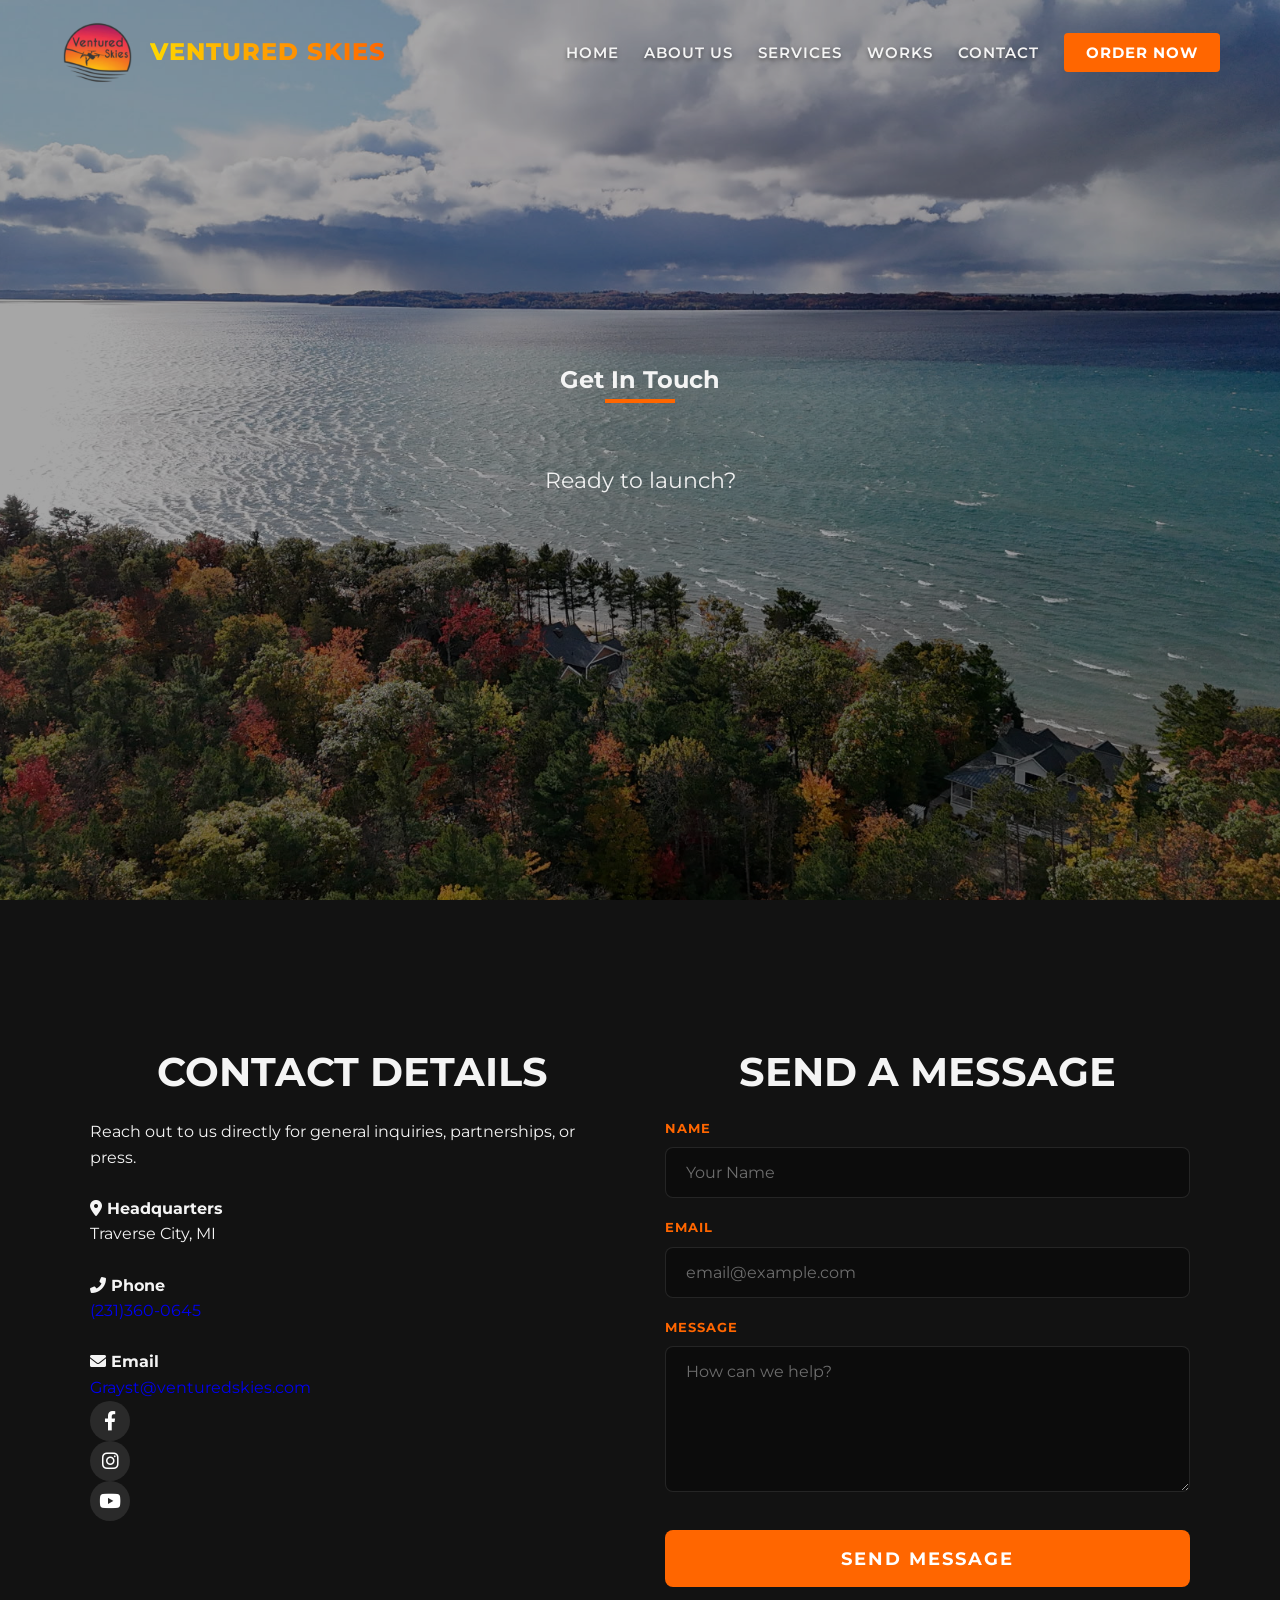
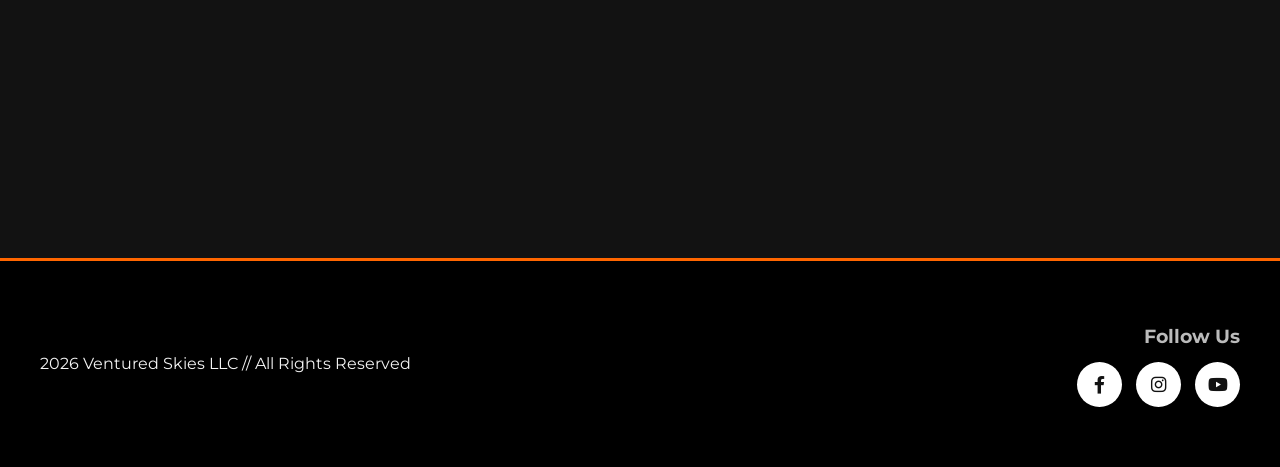
<file: contactUs.html>
<!DOCTYPE html>
<html lang="en">
<head>
  <meta charset="utf-8">
  <meta name="viewport" content="width=device-width, initial-scale=1">
  <title>Contact Us - Ventured Skies LLC</title>
  
  <link rel="preconnect" href="https://fonts.googleapis.com">
  <link rel="preconnect" href="https://fonts.gstatic.com" crossorigin>
  <link href="https://fonts.googleapis.com/css2?family=Montserrat:wght@300;400;600;700;800&display=swap" rel="stylesheet">
  <link rel="stylesheet" href="https://cdnjs.cloudflare.com/ajax/libs/font-awesome/6.0.0-beta3/css/all.min.css">
  
  <link rel="stylesheet" href="css/screen.css" media="screen">
</head>

<body>

  <header class="site-header">
    <div class="brand-bar">
      <div class="logo-wrap">
        <img src="media/Ventured Skies Logo.png" alt="Ventured Skies Logo" class="logo">
        <div class="site-title">VENTURED SKIES</div>
      </div>
      <div class="mobile-toggle">☰</div>
      <nav class="top-nav">
        <ul>
          <li><a href="index.html">Home</a></li>
          <li><a href="aboutUs.html">About Us</a></li>
          <li><a href="ourServices.html">Services</a></li>
          <li><a href="works.html">Works</a></li> <li><a href="contactUs.html">Contact</a></li>
          <li><a href="order.html" class="nav-cta">Order Now</a></li>
        </ul>
      </nav>
    </div>
  </header>

  <section class="hero-page hero-bg-contact">
    <div class="hero-overlay">
      <div class="hero-content">
        <h1>Get In Touch</h1>
        <div class="underline"></div>
        <p class="hero-sub">Ready to launch?</p>
      </div>
    </div>
  </section>

  <main>
    <div class="contact-container">
      
      <div class="contact-info-card">
        <h2>Contact Details</h2>
        <p>Reach out to us directly for general inquiries, partnerships, or press.</p>
        <br>
        <div class="info-item">
          <strong><i class="fas fa-map-marker-alt"></i> Headquarters</strong>
          <p>Traverse City, MI</p>
        </div>
        <br>
        <div class="info-item">
          <strong><i class="fas fa-phone-alt"></i> Phone</strong>
          <p><a href="tel:2313577170" class="contact-link">(231)360-0645</a></p>
        </div>
        <br>
        <div class="info-item">
          <strong><i class="fas fa-envelope"></i> Email</strong>
          <p><a href="mailto:Grayst@venturedskies.com" class="contact-link">Grayst@venturedskies.com</a></p>
        </div>
        
        <div class="social-row">
            <a href="https://www.facebook.com/profile.php?id=61559204951156#" target="_blank" class="social-btn"><i class="fab fa-facebook-f"></i></a>
            <a href="https://www.instagram.com/venturedskies_llc/" target="_blank" class="social-btn"><i class="fab fa-instagram"></i></a>
            <a href="https://www.youtube.com/@VenturedSkiesLLC" target="_blank" class="social-btn"><i class="fab fa-youtube"></i></a>
        </div>

        <div class="map-container">
            <iframe src="https://www.google.com/maps/embed?pb=!1m18!1m12!1m3!1d181512.6394334057!2d-85.7645163274218!3d44.75775439496738!2m3!1f0!2f0!3f0!3m2!1i1024!2i768!4f13.1!3m3!1m2!1s0x881e320da7f7a73f%3A0x6b45451e06e00b84!2sTraverse%20City%2C%20MI!5e0!3m2!1sen!2sus!4v1711111111111!5m2!1sen!2sus" width="100%" height="100%" style="border:0;" allowfullscreen="" loading="lazy"></iframe>
        </div>
      </div>

      <div class="contact-form-card">
        <h2>Send a Message</h2>
        <form id="contact-form" class="styled-form" action="https://api.web3forms.com/submit" method="POST">
          
          <input type="hidden" name="access_key" value="435cc763-84bb-44ec-98fb-fd8cd10ffbfc">
          <input type="hidden" name="subject" value="New Lead: Ventured Skies Contact Form">
          <input type="checkbox" name="botcheck" class="hidden" style="display: none;">
          <input type="hidden" name="redirect" value="https://yourdomain.com/thankYou.html">

          <div class="form-group">
            <label for="user_name">Name</label>
            <input type="text" id="user_name" name="name" placeholder="Your Name" required class="glass-input">
          </div>
          <div class="form-group">
            <label for="user_email">Email</label>
            <input type="email" id="user_email" name="email" placeholder="email@example.com" required class="glass-input">
          </div>
          <div class="form-group">
            <label for="message">Message</label>
            <textarea id="message" name="message" rows="6" placeholder="How can we help?" class="glass-input" required></textarea>
          </div>
          
          <button type="submit" class="submit-btn magnet" id="submit-btn">Send Message</button>
          <div id="result" class="form-result"></div>
        </form>
      </div>

    </div>
  </main>

  <footer>
    <div class="footer-content">
        <div class="footer-left">
            <p>2026 Ventured Skies LLC // All Rights Reserved</p>
        </div>
        <div class="footer-right">
            <h3>Follow Us</h3>
            <div class="social-links">
                <a href="https://www.facebook.com/..." target="_blank" class="social-icon"><i class="fab fa-facebook-f"></i></a>
                <a href="https://www.instagram.com/..." target="_blank" class="social-icon"><i class="fab fa-instagram"></i></a>
                <a href="https://www.youtube.com/..." target="_blank" class="social-icon"><i class="fab fa-youtube"></i></a>
            </div>
        </div>
    </div>
  </footer>

  <script src="https://cdnjs.cloudflare.com/ajax/libs/gsap/3.12.2/gsap.min.js"></script>
  <script src="js/style.js"></script>
</body>
</html>
</file>
<file: css/screen.css>
/* --- VARIABLES --- */
:root {
  --deep-purple: #3D2C5E;
  --purple-gradient: linear-gradient(135deg, #6a4c9c, #3D2C5E);
  --sunset-orange: #FF6600; /* Updated to a cleaner, more vibrant orange */
  --orange-gradient: linear-gradient(135deg, #FF6600, #e05a00);
  --sunset-yellow: #FFD700;
  --yellow-gradient: linear-gradient(135deg, #FFD700, #ffb700);
  --bg-dark: #121212;
  --bg-card: #1E1E1E;
  --text-light: #F4F4F4;
  --text-dim: #BBBBBB;
}

* {
  box-sizing: border-box;
  margin: 0;
  padding: 0;
}

body {
  font-family: 'Montserrat', sans-serif;
  background-color: var(--bg-dark);
  color: var(--text-light);
  line-height: 1.6;
  overflow-x: hidden;
}

a { text-decoration: none; transition: 0.3s ease; }
ul { list-style: none; }

/* --- HEADER --- */
header.site-header {
  position: fixed;
  top: 0; 
  width: 100%;
  background: rgba(18, 18, 18, 0.0); /* Starts transparent */
  z-index: 1000;
  transition: background-color 0.3s ease, padding 0.3s ease;
  padding: 15px 0;
}

/* This class is added via JS when scrolling */
header.site-header.scrolled {
  background: rgba(18, 18, 18, 0.95);
  backdrop-filter: blur(10px);
  padding: 10px 0;
  box-shadow: 0 4px 20px rgba(0,0,0,0.4);
}

.brand-bar {
  max-width: 1200px;
  margin: 0 auto;
  padding: 0 20px;
  display: flex;
  justify-content: space-between;
  align-items: center;
}

/* --- LOGO FIXES --- */
.logo-wrap {
  display: flex;
  align-items: center;
  gap: 15px; 
}

.logo {
  height: auto;
  width: auto;
  max-height: 75px; /*size */
  display: block;
}

.site-title {
  font-weight: 800;
  font-size: 1.5rem;
  letter-spacing: 1px;
  background: linear-gradient(to right, var(--sunset-yellow), var(--sunset-orange));
  -webkit-background-clip: text;
  -webkit-text-fill-color: transparent;
  background-clip: text;
  color: transparent;
}

/* Nav Links */
nav.top-nav ul { display: flex; gap: 25px; align-items: center; }
nav.top-nav a {
  color: var(--text-light);
  font-weight: 600;
  font-size: 0.95rem;
  text-transform: uppercase;
  letter-spacing: 1px;
  text-shadow: 0 2px 4px rgba(0,0,0,0.5); /* Helps read against clouds */
}

nav.top-nav a:hover, nav.top-nav a.active { 
  color: var(--sunset-orange); 
}

.nav-cta {
  background: var(--sunset-orange);
  color: #fff !important;
  padding: 10px 22px;
  border-radius: 4px;
  font-weight: 700 !important;
  text-shadow: none !important;
}
.nav-cta:hover { 
  background: var(--sunset-yellow); 
  color: #000 !important;
  transform: translateY(-2px); 
}

.mobile-toggle { display: none; font-size: 1.8rem; cursor: pointer; color: white; }

/* --- HERO --- */
.hero {
  height: 100vh;
  background-image: url('../media/cliff-pano.jpg');
  background-size: cover;
  background-position: center;
  background-attachment: fixed;
  display: flex;
  align-items: center;
  justify-content: center;
  position: relative;
}

/* Dark Tint Overlay */
.hero-overlay {
  position: absolute;
  top: 0; left: 0; width: 100%; height: 100%;
  background: rgba(0, 0, 0, 0.35); /* 35% dark overlay */
  display: flex;
  align-items: center;
  justify-content: center;
}

/* 1. About Us*/
.hero-bg-2 { 
    background-image: url('../media/boathouse-sunset.jpg');
    height: 100vh;
    background-size: cover;
    background-position: center;
    background-attachment: fixed;
    display: flex;
    align-items: center;
    justify-content: center;
    position: relative; 
}

/* 2. Services  */
.hero-bg-3 { 
    height: 100vh;
    background-image: url('../media/highway-pano.JPG'); 
    background-size: cover;
    background-position: center;
    background-attachment: fixed;
    display: flex;
    align-items: center;
    justify-content: center;
    position: relative;
    background-position: bottom; /* adjusts focus */
}

/* 3. Order */
.hero-bg-order { 
    background-image: url('../media/cliff-angle.jpg');
    height: 100vh;
    background-size: cover;
    background-position: center;
    background-attachment: fixed;
    display: flex;
    align-items: center;
    justify-content: center;
    position: relative; 
}

/* 4. Contact */
.hero-bg-contact { 
    background-image: url('../media/petoskey.jpg');
    height: 100vh;
    background-size: cover;
    background-position: center;
    background-attachment: fixed;
    display: flex;
    align-items: center;
    justify-content: center;
    position: relative; 
}

.hero-content {
  text-align: center;
  max-width: 900px;
  padding: 20px;
  z-index: 2;
}

.hero h1 {
  font-size: clamp(2.5rem, 5vw, 4.8rem);
  font-weight: 800;
  text-transform: uppercase;
  margin-bottom: 15px;
  color: #ffffff;
  letter-spacing: 2px;
  text-shadow: 0 4px 10px rgba(0,0,0,0.3);
}

.hero-sub {
  font-size: 1.4rem;
  margin-bottom: 40px;
  color: #f0f0f0;
  font-weight: 400;
}

.cta-button {
  display: inline-block;
  padding: 18px 45px;
  background: var(--sunset-orange);
  color: white;
  font-weight: 700;
  font-size: 1rem;
  border-radius: 5px; /* Sharper corners for modern look */
  border: 2px solid var(--sunset-orange);
  box-shadow: 0 5px 15px rgba(0,0,0,0.2);
}

.cta-button:hover {
  background: transparent;
  transform: translateY(-3px);
  box-shadow: 0 10px 25px rgba(0,0,0,0.3);
}

/* --- MAIN LAYOUT --- */
main {
  max-width: 1200px;
  margin: 0 auto;
  padding: 80px 20px;
}

h2 {
  font-size: 2.5rem;
  text-align: center;
  color: var(--text-light);
  text-transform: uppercase;
  margin-bottom: 15px;
}

.underline {
  height: 4px; width: 70px;
  background: var(--sunset-orange);
  margin: 0 auto 60px auto;
}

/* SERVICES GRID */
.grid {
  display: grid;
  grid-template-columns: repeat(auto-fit, minmax(300px, 1fr));
  gap: 30px;
}

.service-card {
  padding: 50px 30px;
  border-radius: 15px;
  text-align: center;
  color: white;
  transition: transform 0.3s ease;
  position: relative;
  overflow: hidden;
  box-shadow: 0 10px 30px rgba(0,0,0,0.3);
}

.service-card:hover { transform: translateY(-10px); }

.service-card h3 {
  font-size: 1.5rem;
  margin: 20px 0 15px 0;
  color: white;
}
.service-card p { opacity: 0.9; font-size: 1rem; }
.service-card .icon { font-size: 3rem; margin-bottom: 15px; }

.purple-card { background: var(--purple-gradient); }
.orange-card { background: var(--orange-gradient); }
.yellow-card { background: var(--yellow-gradient); color: #222; }
.yellow-card h3 { color: #000; }

/* ABOUT SECTION */
#about { margin-top: 100px; }

.about-container {
  display: flex;
  align-items: center;
  gap: 50px;
  background: var(--bg-card);
  padding: 50px;
  border-radius: 20px;
  border: 1px solid rgba(255,255,255,0.05);
}

.about-text { flex: 1; }
.about-text h2 { text-align: left; }
.about-text p { color: var(--text-dim); margin-bottom: 25px; font-size: 1.05rem; }

.text-link {
  color: var(--sunset-orange);
  font-weight: 700;
  border-bottom: 2px solid transparent;
  display: inline-flex;
  align-items: center;
  gap: 8px;
}
.text-link:hover { border-bottom: 2px solid var(--sunset-orange); }

.about-image { flex: 1; }
.about-image img {
  width: 100%;
  border-radius: 12px;
  box-shadow: 0 10px 30px rgba(0,0,0,0.5);
}

/* FOOTER */
footer {
  background: black;
  padding: 60px 20px;
  margin-top: 100px;
  border-top: 3px solid var(--sunset-orange);
}

.footer-content {
    max-width: 1200px;
    margin: 0 auto;
    display: flex;
    justify-content: space-between;
    align-items: center;
    flex-wrap: wrap;
    gap: 20px;
}

.footer-right h3 {
    font-size: 1.2rem;
    color: var(--text-dim);
    margin-bottom: 10px;
    text-align: right;
}

.social-links { margin-top: 5px; }
.social-links a {
  color: var(--bg-dark);
  background: white;
  display: inline-flex;
  align-items: center;
  justify-content: center;
  width: 45px; height: 45px;
  border-radius: 50%;
  margin-left: 10px;
  font-size: 1.1rem;
  transition: 0.3s;
}
.social-links a:hover { 
    background: var(--sunset-orange); 
    color: white;
    transform: translateY(-3px); 
}

/* --- RESPONSIVE / MOBILE --- */

/* Tablet & Smaller Desktop */
@media (max-width: 1024px) {
  .hero h1 { font-size: 3rem; }
  .grid { grid-template-columns: repeat(2, 1fr); }
  .about-container { flex-direction: column; padding: 30px; }
  .about-image { width: 100%; }
}

/* Mobile Phones */
@media (max-width: 768px) {
  
  /* Mobile Menu */
  .mobile-toggle { 
    display: block !important; 
  }
  
  nav.top-nav {
    display: none;
    position: absolute;
    top: 100%;
    left: 0;
    width: 100%;
    background: #000;
    padding: 20px 0;
    border-top: 1px solid #333;
  }
  
  nav.top-nav.active {
    display: block;
    animation: slideDown 0.3s ease forwards;
  }

  .brand-bar { flex-wrap: wrap; position: relative; }
  
  nav.top-nav ul { 
    flex-direction: column; 
    gap: 0; 
  }
  
  nav.top-nav a {
    display: block;
    width: 100%;
    text-align: center;
    padding: 15px 0;
    font-size: 1.1rem;
    border-bottom: 1px solid rgba(255,255,255,0.1);
  }

  .logo { max-height: 50px; } /*smaller on mobile to fit */
  
 
  .hero h1 { font-size: 2.2rem; }
  .grid { grid-template-columns: 1fr; }
  
  .footer-content {
      flex-direction: column;
      text-align: center;
  }
  .footer-right h3 { text-align: center; }
}

@keyframes slideDown {
    from { opacity: 0; transform: translateY(-10px); }
    to { opacity: 1; transform: translateY(0); }
}



/* The Glass Container */
.glass-form-container {
    max-width: 800px;
    margin: 30px auto 0 auto; 
    background: rgba(30, 30, 30, 0.65); 
    backdrop-filter: blur(20px);
    -webkit-backdrop-filter: blur(20px);
    border: 1px solid rgba(255, 255, 255, 0.1);
    border-radius: 20px;
    padding: 40px;
    box-shadow: 0 25px 50px rgba(0,0,0,0.5);
    position: relative;
    z-index: 10;
}

/* Steps  */
.form-step {
    display: none;
    animation: fadeIn 0.5s ease;
    transition: opacity 0.3s ease;
}
.form-step.active {
    display: block;
}
@keyframes fadeIn {
    from { opacity: 0; transform: translateY(10px); }
    to { opacity: 1; transform: translateY(0); }
}

.form-step h3 {
    font-size: 1.5rem;
    color: var(--sunset-orange);
    margin-bottom: 30px;
    border-bottom: 1px solid rgba(255,255,255,0.1);
    padding-bottom: 10px;
}

/* Floating Input */
.floating-group {
    position: relative;
    margin-bottom: 25px;
}

.floating-group input, 
.floating-group textarea {
    width: 100%;
    padding: 15px 15px;
    background: rgba(0, 0, 0, 0.2);
    border: 1px solid rgba(255, 255, 255, 0.1); /* boarder*/
    border-radius: 8px;
    color: white;
    font-size: 1rem;
    transition: 0.3s;
}

.floating-group input:focus,
.floating-group textarea:focus {
    background: rgba(0,0,0,0.4);
    border-color: var(--sunset-orange);
    outline: none;
}

/* Labels Animation */
.floating-group label {
    position: absolute;
    left: 15px;
    top: 15px;
    color: #aaa;
    pointer-events: none;
    transition: 0.3s ease all;
    background: transparent;
}


.floating-group input:focus ~ label,
.floating-group input:not(:placeholder-shown) ~ label,
.floating-group textarea:focus ~ label,
.floating-group textarea:not(:placeholder-shown) ~ label {
    top: -10px;
    left: 10px;
    font-size: 0.75rem;
    background: var(--sunset-orange);
    padding: 2px 8px;
    border-radius: 4px;
    color: black;
    font-weight: bold;
}

/* Static label for Date input since it always has content */
.floating-group label.static-label {
    top: -10px !important;
    left: 10px !important;
    font-size: 0.75rem !important;
    background: var(--sunset-orange);
    color: black;
    padding: 2px 8px;
    border-radius: 4px;
    font-weight: bold;
}

/* JS */
.package-selector {
    display: grid;
    grid-template-columns: repeat(3, 1fr);
    gap: 15px;
    margin-bottom: 30px;
}

.pkg-card {
    background: rgba(255,255,255,0.05);
    border: 1px solid rgba(255,255,255,0.1);
    border-radius: 10px;
    padding: 20px;
    text-align: center;
    cursor: pointer;
    transition: 0.3s ease;
}

.pkg-card:hover {
    background: rgba(255,255,255,0.1);
    transform: translateY(-3px);
}

.pkg-card.selected {
    border: 2px solid var(--sunset-orange);
    background: rgba(255, 102, 0, 0.15);
    box-shadow: 0 0 15px rgba(255, 102, 0, 0.2);
}

.pkg-icon { font-size: 2rem; color: #ccc; margin-bottom: 10px; }
.pkg-card.selected .pkg-icon { color: var(--sunset-orange); }

/* Progress Bar */
.progress-container {
    margin-bottom: 30px;
    position: relative;
    padding: 0 10px;
}
.progress-track {
    background: rgba(255,255,255,0.1);
    height: 4px;
    border-radius: 2px;
    width: 100%;
    position: absolute;
    top: 50%;
    left: 0;
    z-index: 0;
}
.progress-bar {
    background: var(--sunset-orange);
    height: 4px;
    border-radius: 2px;
    width: 0%; /* JS changes this */
    position: absolute;
    top: 50%;
    left: 0;
    z-index: 1;
    transition: width 0.4s ease;
}
.steps-indicator {
    display: flex;
    justify-content: space-between;
    position: relative;
    z-index: 2;
}
.step-dot {
    width: 30px; height: 30px;
    background: #333;
    border: 2px solid #555;
    border-radius: 50%;
    display: flex;
    align-items: center;
    justify-content: center;
    font-weight: bold;
    color: #888;
    transition: 0.3s;
}
.step-dot.active {
    background: var(--sunset-orange);
    border-color: var(--sunset-orange);
    color: white;
    box-shadow: 0 0 10px rgba(255, 102, 0, 0.5);
}

/* Buttons */
.btn-group {
    display: flex;
    justify-content: space-between;
    margin-top: 20px;
}
.btn-group.right { justify-content: flex-end; }

.next-btn, .prev-btn, .final-launch {
    padding: 12px 25px;
    border-radius: 30px;
    cursor: pointer;
    font-weight: bold;
    font-family: 'Montserrat', sans-serif;
    border: none;
    transition: 0.3s;
}

.next-btn { background: white; color: black; }
.next-btn:hover { background: var(--sunset-orange); color: white; }

.prev-btn { background: transparent; color: #aaa; border: 1px solid #555; }
.prev-btn:hover { border-color: white; color: white; }

.final-launch {
    background: linear-gradient(135deg, #FF6600, #FFD700);
    color: black;
    box-shadow: 0 5px 20px rgba(255, 102, 0, 0.4);
}
.final-launch:hover { transform: scale(1.05); }

/* Mobile Adjustments */
@media (max-width: 768px) {
    .package-selector { grid-template-columns: 1fr; }
    .glass-form-container { margin: 0; padding: 20px; border-radius: 0; }
    .floating-group label { position: static; display: block; margin-bottom: 5px; color: var(--sunset-orange); font-size: 0.8rem; }
    .floating-group input:focus ~ label { top: auto; } 
}

/* =========================================
   NEW GLASS PRICING STYLES
   ========================================= */

.pricing-grid {
    display: grid;
    grid-template-columns: repeat(auto-fit, minmax(300px, 1fr));
    gap: 30px;
    padding: 20px 0;
}

/* The Glass Card Base */
.glass-card {
    background: rgba(30, 30, 30, 0.6); /* See-through dark */
    backdrop-filter: blur(15px);
    border-radius: 16px;
    padding: 40px 30px;
    text-align: center;
    border: 1px solid rgba(255, 255, 255, 0.08);
    transition: transform 0.3s ease, box-shadow 0.3s ease;
    position: relative;
    overflow: hidden;
}

.glass-card:hover {
    transform: translateY(-10px);
    background: rgba(40, 40, 40, 0.8);
}

/* Icons & Header */
.card-top { margin-bottom: 20px; }
.card-icon {
    font-size: 2.5rem;
    margin-bottom: 15px;
    display: block;
}
.glass-card h3 {
    font-size: 1.2rem;
    text-transform: uppercase;
    letter-spacing: 2px;
    margin: 0;
    color: #ddd;
}

/* Price Formatting */
.price-box {
    margin: 20px 0;
    font-size: 3.5rem;
    font-weight: 700;
    color: white;
    text-shadow: 0 0 20px rgba(0,0,0,0.5);
}
.price-box .currency { font-size: 1.5rem; vertical-align: super; opacity: 0.7; }
.price-box .unit { font-size: 1rem; color: #888; font-weight: 400; }

/* The Spec List */
.specs-list {
    text-align: left;
    margin-bottom: 30px;
    border-top: 1px solid rgba(255,255,255,0.1);
    padding-top: 20px;
}
.specs-list li {
    margin-bottom: 12px;
    color: #ccc;
    font-size: 0.95rem;
    display: flex;
    justify-content: space-between;
}
.specs-list strong { color: white; }

/* Buttons */
.glass-btn {
    display: block;
    width: 100%;
    padding: 15px;
    border-radius: 8px;
    font-weight: 700;
    text-transform: uppercase;
    font-size: 0.9rem;
    background: transparent;
    border: 1px solid rgba(255,255,255,0.2);
    color: white;
    transition: 0.3s;
}

.glass-btn:hover {
    background: white;
    color: black;
    box-shadow: 0 0 20px rgba(255,255,255,0.3);
}

/* --- COLOR ACCENTS --- */

/* Purple */
.accent-purple { border-top: 4px solid #a586e5; }
.accent-purple .card-icon { color: #a586e5; }
.accent-purple:hover { box-shadow: 0 10px 40px rgba(165, 134, 229, 0.15); }

/* Orange (Featured) */
.accent-orange { border-top: 4px solid var(--sunset-orange); }
.accent-orange .card-icon { color: var(--sunset-orange); }
.accent-orange:hover { box-shadow: 0 10px 40px rgba(255, 102, 0, 0.15); }

.featured-glass {
    transform: scale(1.05);
    background: rgba(40, 40, 40, 0.7);
    border: 1px solid var(--sunset-orange);
    z-index: 2;
}
.featured-glass:hover { transform: scale(1.05) translateY(-10px); }

.btn-glow {
    background: var(--sunset-orange);
    border-color: var(--sunset-orange);
    box-shadow: 0 0 15px rgba(255, 102, 0, 0.4);
}
.btn-glow:hover {
    background: white;
    color: var(--sunset-orange);
}

/* Yellow */
.accent-yellow { border-top: 4px solid var(--sunset-yellow); }
.accent-yellow .card-icon { color: var(--sunset-yellow); }
.accent-yellow:hover { box-shadow: 0 10px 40px rgba(255, 215, 0, 0.15); }

/* Badge */
.popular-badge {
    position: absolute;
    top: 0; left: 50%;
    transform: translateX(-50%);
    background: var(--sunset-orange);
    color: black;
    font-weight: bold;
    font-size: 0.75rem;
    padding: 5px 15px;
    border-bottom-left-radius: 8px;
    border-bottom-right-radius: 8px;
}

/* Mobile Fix */
@media (max-width: 768px) {
    .featured-glass { transform: scale(1); margin: 20px 0; }
    .featured-glass:hover { transform: translateY(-5px); }
}

/* --- TEAM SECTION MOBILE FIX --- */
@media (max-width: 768px) {
    /* Target the specific inline style structure I added */
    .glass-form-container {
        flex-direction: column !important;
        text-align: center;
    }
    .social-links {
        justify-content: center;
    }
}

/* Contact Page Social Buttons */
.social-btn {
    width: 40px;
    height: 40px;
    background: rgba(255,255,255,0.1);
    color: white;
    display: flex;
    align-items: center;
    justify-content: center;
    border-radius: 50%;
    margin-right: 15px;
    transition: 0.3s;
    font-size: 1.2rem;
}
.social-btn:hover {
    background: var(--sunset-orange);
    transform: translateY(-3px);
}

/* --- EMERGENCY LAYOUT FIXES --- */

/* 1. Force Hero to have a background color so it never disappears */
.hero-page {
    min-height: 400px; /* Force it to be tall */
    position: relative;
    background-color: #1a1a1a; /* Dark gray fallback if image fails */
    display: flex;
    align-items: center;
    justify-content: center;
    margin-bottom: 60px; /* Push the content down */
}

/* 2. Fix the "Huge Logo" on About Us */
.mission-logo-container {
    max-width: 350px !important; /* Force it to be small */
    margin: 0 auto;
    display: block;
    position: relative;
    z-index: 5;
}
.mission-logo-container img {
    width: 100%;
    height: auto;
    border-radius: 20px;
    box-shadow: 0 10px 40px rgba(0,0,0,0.5);
}

/* 3. Fix Contact Page Layout (Force Side-by-Side) */
.contact-container {
    display: grid;
    grid-template-columns: 1fr 1fr; /* Two equal columns */
    gap: 50px;
    max-width: 1100px;
    margin: 0 auto;
    align-items: start; /* Align tops of boxes */
}

/* Mobile Fix: Stack them on phones */
@media (max-width: 768px) {
    .contact-container {
        grid-template-columns: 1fr;
    }
}

/* =========================================
   MISSION ORDER FORM & GLASS UI REFINEMENTS
   ========================================= */

/* The Glass Input Base */
.glass-input {
    width: 100%;
    padding: 15px 20px;
    background: rgba(0, 0, 0, 0.3);
    border: 1px solid rgba(255, 255, 255, 0.1);
    border-radius: 8px;
    color: #fff;
    font-family: 'Montserrat', sans-serif;
    font-size: 1rem;
    transition: all 0.3s ease;
}

/* Make placeholder text slightly transparent */
.glass-input::placeholder {
    color: rgba(255, 255, 255, 0.4);
}

/* The Ember Glow on Focus */
.glass-input:focus {
    background: rgba(0, 0, 0, 0.6);
    border-color: var(--sunset-orange);
    outline: none;
    box-shadow: 0 0 15px rgba(255, 102, 0, 0.2);
}

/* Form Layout & Spacing */
.form-group {
    margin-bottom: 20px;
}

.form-group label {
    display: block;
    font-size: 0.8rem;
    font-weight: 700;
    text-transform: uppercase;
    letter-spacing: 1px;
    color: var(--sunset-orange);
    margin-bottom: 8px;
}

/* Grid for side-by-side inputs (Name/Email, Date/Service) */
.form-grid {
    display: grid;
    grid-template-columns: 1fr 1fr;
    gap: 20px;
}

/* Dropdown Menu Specific Fixes */
select.glass-input {
    appearance: none; /* Removes default browser arrow */
    background-image: url("data:image/svg+xml;charset=US-ASCII,%3Csvg%20xmlns%3D%22http%3A%2F%2Fwww.w3.org%2F2000%2Fsvg%22%20width%3D%22292.4%22%20height%3D%22292.4%22%3E%3Cpath%20fill%3D%22%23FF6600%22%20d%3D%22M287%2069.4a17.6%2017.6%200%200%200-13-5.4H18.4c-5%200-9.3%201.8-12.9%205.4A17.6%2017.6%200%200%200%200%2082.2c0%205%201.8%209.3%205.4%2012.9l128%20127.9c3.6%203.6%207.8%205.4%2012.8%205.4s9.2-1.8%2012.8-5.4L287%2095c3.5-3.5%205.4-7.8%205.4-12.8%200-5-1.9-9.2-5.5-12.8z%22%2F%3E%3C%2Fsvg%3E");
    background-repeat: no-repeat; 
    background-position: right 20px top 50%; 
    background-size: 12px auto;
}

/* Select option styling (browser dependent, but helps clean it up) */
select.glass-input option {
    background: #1a1a1a;
    color: white;
}

/* The Authorize Button */
.submit-btn {
    width: 100%;
    padding: 18px;
    background: var(--sunset-orange);
    color: white;
    border: none;
    border-radius: 8px;
    font-family: 'Montserrat', sans-serif;
    font-size: 1.1rem;
    font-weight: 700;
    text-transform: uppercase;
    letter-spacing: 2px;
    cursor: pointer;
    transition: 0.3s ease;
    margin-top: 10px;
}

.submit-btn:hover {
    background: white;
    color: black;
    transform: translateY(-3px);
    box-shadow: 0 10px 25px rgba(255, 102, 0, 0.3);
}

.submit-btn:disabled {
    background: #555;
    cursor: not-allowed;
    transform: none;
    box-shadow: none;
}

/* Mobile Responsiveness: Stack columns on small screens */
@media (max-width: 768px) {
    .form-grid {
        grid-template-columns: 1fr;
        gap: 0;
    }
}
</file>
